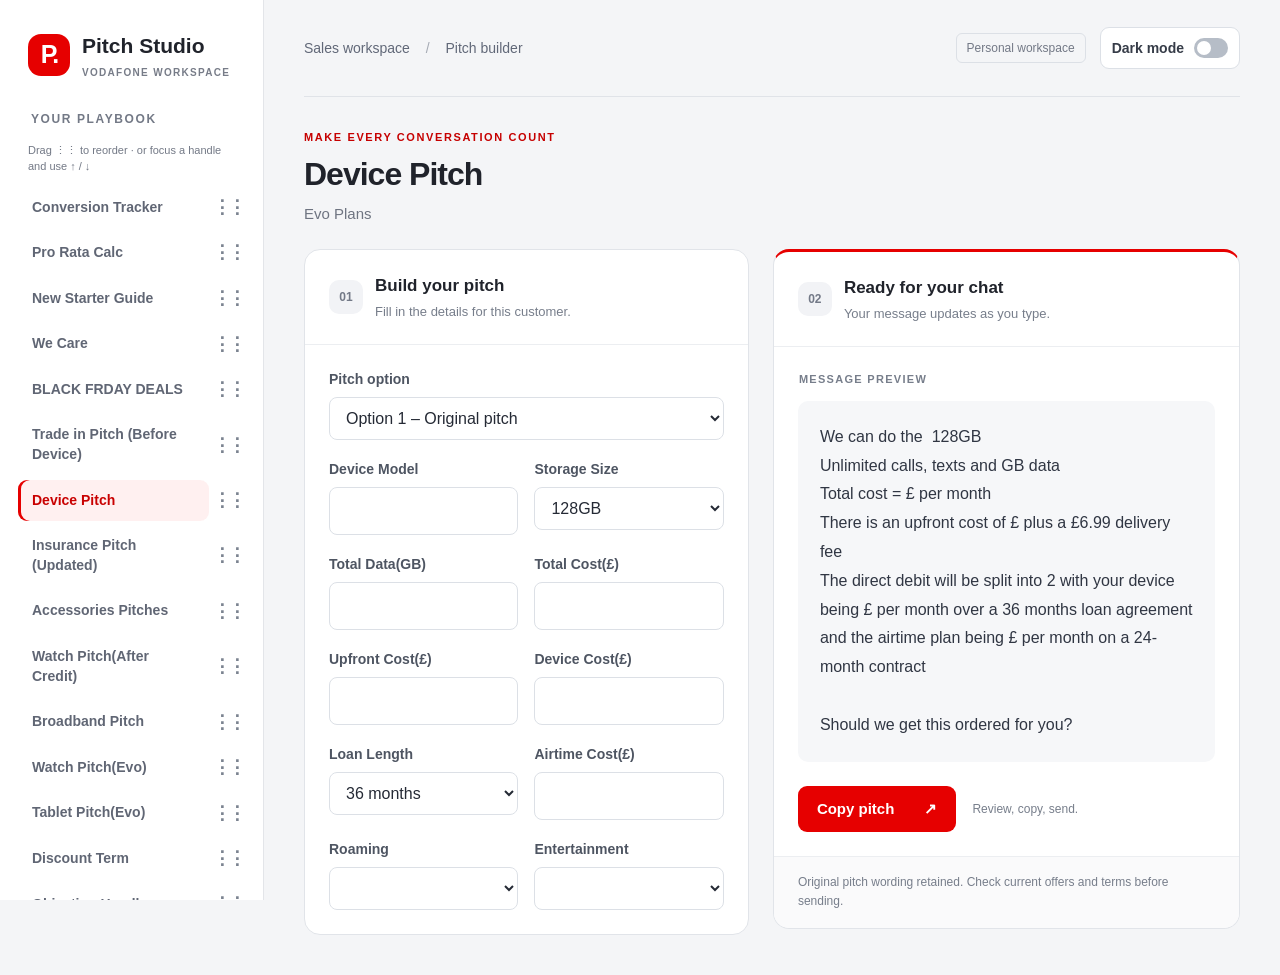
<file: index.html>
<!DOCTYPE html>
<html lang="en">

<head>
    <meta charset="UTF-8" />
    <script src="theme.js"></script>
    <meta name="viewport" content="width=device-width, initial-scale=1.0" />
    <title>Vodafone Pitch Studio</title><meta name="description" content="Your workspace for Vodafone sales pitches, guided conversations and support resources.">
    <style>
        :root {
            --bg-color: #121212;
            --text-color: #ffffff;
            --accent-color: #e60000;
            --border-color: #333;
        }

        body {
            margin: 0;
            font-family: Arial, sans-serif;
            background-color: var(--bg-color);
            color: var(--text-color);
            display: flex;
            height: 100vh;
        }

        /* Add to existing CSS in index.html */


        #welcome-content {
            display: block;
        }

        #template-content {
            display: none;
        }

        .knowledge-base-section {
            display: none;
        }

        .sidebar {
            width: 250px;
            padding: 1rem;
            background-color: #1e1e1e;
            border-right: 1px solid var(--border-color);
            overflow-y: auto;
        }

        /* Enhanced Issue Detail Modal */
        .issue-detail-content {
            max-width: 800px;
            max-height: 90vh;
            display: flex;
            flex-direction: column;
        }

        .issue-detail-body {
            flex: 1;
            overflow-y: auto;
            padding: 0 1.5rem;
        }

        .issue-meta {
            background: #252525;
            border-radius: 8px;
            padding: 1.5rem;
            margin-bottom: 1.5rem;
            border: 1px solid #333;
            margin-top: 20px;
        }

        .issue-description-section h4,
        .issue-tags-section h4,
        .solutions-section h4,
        .add-solution-section h4 {
            color: #fff;
            margin-bottom: 0.75rem;
            font-size: 1.1rem;
            border-bottom: 1px solid #333;
            padding-bottom: 0.5rem;
            margin-top: 0px;
            padding-top: 0px;
        }

        .issue-description-section p {
            color: #ccc;
            line-height: 1.5;
            margin: 0;
        }

        .issue-tags-container {
            display: flex;
            flex-wrap: wrap;
            gap: 0.5rem;
        }

        .issue-tags-container .tag {
            background: linear-gradient(135deg, #666, #555);
            color: #fff;
            padding: 0.4rem 0.8rem;
            border-radius: 15px;
            font-size: 0.8rem;
            border: 1px solid #444;
        }

        /* Solutions Section */
        .solutions-section {
            margin-bottom: 2rem;
        }

        .solutions-header {
            display: flex;
            justify-content: space-between;
            align-items: center;
            margin-bottom: 1rem;
        }

        .solutions-count {
            background: var(--accent-color);
            color: white;
            padding: 0.2rem 0.6rem;
            border-radius: 12px;
            font-size: 0.8rem;
            font-weight: normal;
        }

        .solutions-sort {
            display: flex;
            align-items: center;
            gap: 0.5rem;
        }

        .solutions-sort label {
            color: #aaa;
            font-size: 0.9rem;
            margin: 0;
        }

        .sort-select {
            background: #2a2a2a;
            color: #fff;
            border: 1px solid #444;
            border-radius: 4px;
            padding: 0.4rem 0.75rem;
            font-size: 0.85rem;
        }

        /* Solutions List */
        .solutions-list {
            display: flex;
            flex-direction: column;
            gap: 1rem;
        }

        .solution-card {
            background: #2a2a2a;
            border: 1px solid #333;
            border-radius: 8px;
            padding: 1.25rem;
            transition: all 0.3s ease;
            position: relative;
        }

        .solution-card:hover {
            border-color: #444;
            transform: translateY(-2px);
            box-shadow: 0 4px 12px rgba(0, 0, 0, 0.3);
        }

        .solution-card.high-voted {
            border-left: 4px solid var(--accent-color);
            background: linear-gradient(135deg, #2a2a2a, #252525);
        }

        .solution-header {
            display: flex;
            justify-content: space-between;
            align-items: flex-start;
            margin-bottom: 1rem;
        }

        .solution-content {
            color: #e0e0e0;
            line-height: 1.6;
            margin-bottom: 1rem;
            white-space: pre-wrap;
        }

        .solution-footer {
            display: flex;
            justify-content: space-between;
            align-items: center;
            padding-top: 1rem;
            border-top: 1px solid #333;
        }

        .solution-form {
            display: flex;
            flex-direction: column;
            gap: 1rem;
        }

        .solution-form .solution-actions {
            display: flex;
            justify-content: space-between;
            align-items: center;
            margin-top: 0;
            padding-top: 0;
            border-top: none;
        }



        .solution-meta {
            display: flex;
            align-items: center;
            gap: 1rem;
            color: #888;
            font-size: 0.85rem;
        }

        .solution-date {
            display: flex;
            align-items: center;
            gap: 0.25rem;
        }

        .solution-date::before {
            content: "🕒";
            font-size: 0.8rem;
        }

        .upvote-section {
            display: flex;
            align-items: center;
            gap: 0.75rem;
        }

        .upvote-btn {
            background: linear-gradient(135deg, #333, #444);
            border: 1px solid #555;
            color: #fff;
            padding: 0.6rem 1rem;
            border-radius: 6px;
            cursor: pointer;
            display: flex;
            align-items: center;
            gap: 0.5rem;
            transition: all 0.3s ease;
            font-weight: 600;
        }

        .upvote-btn:hover {
            background: linear-gradient(135deg, #444, #555);
            border-color: #666;
            transform: translateY(-1px);
        }

        .upvote-btn.voted {
            background: linear-gradient(135deg, var(--accent-color), #ff3333);
            border-color: #ff6666;
        }

        .upvote-count {
            font-size: 1.1rem;
            font-weight: bold;
            min-width: 20px;
            text-align: center;
        }

        .upvote-icon {
            font-size: 1rem;
        }

        /* No Solutions State */
        .no-solutions {
            text-align: center;
            padding: 3rem 2rem;
            background: #252525;
            border-radius: 8px;
            border: 2px dashed #333;
        }

        .no-solutions-icon {
            font-size: 3rem;
            margin-bottom: 1rem;
        }

        .no-solutions h5 {
            color: #fff;
            margin-bottom: 0.5rem;
            font-size: 1.2rem;
        }

        .no-solutions p {
            color: #888;
            margin: 0;
        }

        /* Add Solution Section */
        .add-solution-section {
            background: #252525;
            border-radius: 8px;
            padding: 1.5rem;
            border: 1px solid #333;
            margin-bottom: 1.5rem;
        }

        .solution-textarea {
            width: 93%;
            padding: 1rem;
            background: #2a2a2a;
            color: #fff;
            border: 1px solid #444;
            border-radius: 6px;
            font-family: inherit;
            font-size: 0.9rem;
            resize: vertical;
            min-height: 120px;
            margin-bottom: 1rem;
            transition: border-color 0.3s ease;
        }

        .solution-textarea:focus {
            outline: none;
            border-color: var(--accent-color);
            box-shadow: 0 0 0 2px rgba(230, 0, 0, 0.2);
        }

        .solution-actions {
            display: flex;
            justify-content: space-between;
            align-items: center;
        }

        .btn-primary .btn-icon {
            margin-right: 0.5rem;
        }

        .solution-tips {
            color: #888;
            font-size: 0.8rem;
        }

        /* Modal Footer */
        .modal-footer {
            padding: 1rem 1.5rem;
            border-top: 1px solid #333;
            display: flex;
            justify-content: flex-end;
            background: #252525;
            border-radius: 0 0 8px 8px;
        }

        /* Responsive Design */
        @media (max-width: 768px) {
            .solutions-header {
                flex-direction: column;
                align-items: flex-start;
                gap: 1rem;
            }

            .solution-actions {
                flex-direction: column;
                gap: 1rem;
                align-items: flex-start;
            }

            .solution-footer {
                flex-direction: column;
                gap: 1rem;
                align-items: flex-start;
            }

            .solution-meta {
                flex-wrap: wrap;
            }
        }

        /* Animation for new solutions */
        @keyframes slideInUp {
            from {
                opacity: 0;
                transform: translateY(20px);
            }

            to {
                opacity: 1;
                transform: translateY(0);
            }
        }

        .solution-card.new-solution {
            animation: slideInUp 0.5s ease-out;
        }

        /* Ensure template links are styled properly */
        .sidebar a {
            display: block;
            margin-bottom: 0.5rem;
            color: var(--text-color);
            text-decoration: none;
            padding: 0.5rem;
            border-radius: 4px;
        }

        .sidebar a:hover {
            background-color: #2a2a2a;
        }

        #knowledge-base-link {
            background-color: #333 !important;
            margin-top: auto;
        }


        .sidebar-bottom {
            margin-top: auto;
            padding-top: 2rem;
            padding: 0;
            margin: 0;
        }

        .template-content {
            display: block;
        }

        .knowledge-base-section {
            display: none;
        }

        .knowledge-base-section {
            flex: 1;
            padding: 1rem;
            overflow-y: auto;
        }

        .kb-controls {
            display: flex;
            gap: 1rem;
            margin-bottom: 1rem;
            align-items: center;
        }

        .issues-list {
            display: flex;
            flex-direction: column;
            gap: 1rem;
        }

        .issue-card {
            background-color: #2a2a2a;
            border: 1px solid var(--border-color);
            padding: 1rem;
            border-radius: 4px;
            cursor: pointer;
        }

        .issue-card:hover {
            background-color: #333;
        }

        .issue-tags {
            display: flex;
            gap: 0.5rem;
            margin-top: 0.5rem;
            flex-wrap: wrap;
        }

        .tag {
            background-color: #444;
            padding: 0.25rem 0.5rem;
            border-radius: 12px;
            font-size: 0.8rem;
        }

        .solution-header {
            display: flex;
            justify-content: between;
            align-items: center;
            margin-bottom: 0.5rem;
        }

        .upvote-btn {
            background: none;
            border: 1px solid var(--border-color);
            color: var(--text-color);
            padding: 0.25rem 0.5rem;
            cursor: pointer;
            display: flex;
            align-items: center;
            gap: 0.5rem;
        }

        .upvote-btn:hover {
            background-color: #333;
        }

        .upvote-count {
            margin-left: 0.5rem;
            font-weight: bold;
        }

        /* Enhanced Modal Styles */
        .modal {
            position: fixed;
            top: 0;
            left: 0;
            width: 100%;
            height: 100%;
            background-color: rgba(0, 0, 0, 0.8);
            display: flex;
            justify-content: center;
            align-items: center;
            z-index: 1000;
            backdrop-filter: blur(2px);
        }

        .modal-content {
            background-color: #1e1e1e;
            border-radius: 12px;
            width: 90%;
            max-width: 600px;
            max-height: 90vh;
            overflow-y: auto;
            border: 1px solid #333;
            box-shadow: 0 10px 30px rgba(0, 0, 0, 0.5);
            animation: modalSlideIn 0.3s ease-out;
            padding: 5px;
        }

        @keyframes modalSlideIn {
            from {
                opacity: 0;
                transform: translateY(-20px);
            }

            to {
                opacity: 1;
                transform: translateY(0);
            }
        }

        .modal-header {
            display: flex;
            justify-content: space-between;
            align-items: center;
            padding: 1.5rem 1.5rem 1rem;
            border-bottom: 1px solid #333;
        }

        .modal-header h3 {
            margin: 0;
            color: #fff;
            font-size: 1.4rem;
        }

        .close-btn {
            background: none;
            border: none;
            color: #aaa;
            font-size: 1.5rem;
            cursor: pointer;
            padding: 0;
            width: 30px;
            height: 30px;
            display: flex;
            align-items: center;
            justify-content: center;
            border-radius: 50%;
        }

        .close-btn:hover {
            background-color: #333;
            color: #fff;
        }

        .modal-form .form-actions {
            margin-top: 2rem;
            padding-top: 1.5rem;
            border-top: 1px solid #333;
        }

        .form-group {
            margin-bottom: 1.5rem;
        }

        .form-label {
            display: block;
            margin-bottom: 0.5rem;
            font-weight: 600;
            color: #fff;
            margin-top: 5px;
        }

        .form-input,
        .form-textarea {
            width: 100%;
            padding: 0.75rem;
            background-color: #2a2a2a;
            color: var(--text-color);
            border: 1px solid #444;
            border-radius: 6px;
            box-sizing: border-box;
            font-family: inherit;
            transition: border-color 0.2s, box-shadow 0.2s;
        }

        .form-input:focus,
        .form-textarea:focus {
            outline: none;
            border-color: var(--accent-color);
            box-shadow: 0 0 0 2px rgba(230, 0, 0, 0.2);
        }

        .form-textarea {
            resize: vertical;
            min-height: 100px;
        }

        /* Tags Section */
        .tags-section {
            background-color: #252525;
            padding: 1rem;
            border-radius: 6px;
            border: 1px solid #333;
        }

        .tags-instruction {
            font-size: 0.85rem;
            color: #aaa;
            margin-bottom: 1rem;
        }

        .existing-tags-grid {
            display: grid;
            grid-template-columns: repeat(auto-fill, minmax(150px, 1fr));
            gap: 0.5rem;
            margin-bottom: 1rem;
        }

        .tag-bubble {
            background-color: #444;
            color: #fff;
            padding: 0.5rem 1rem;
            border-radius: 20px;
            font-size: 0.85rem;
            cursor: pointer;
            border: 2px solid transparent;
            transition: all 0.2s ease;
            user-select: none;
        }

        .tag-bubble:hover {
            background-color: #555;
            transform: translateY(-1px);
        }

        .tag-bubble.selected {
            background: linear-gradient(135deg, var(--accent-color), #ff3333);
            border-color: #ff6666;
            transform: scale(1.05);
        }

        .tag-bubble.selected:hover {
            background: linear-gradient(135deg, #ff1a1a, #ff3333);
        }

        .existing-tags-bubbles {
            display: flex;
            flex-wrap: wrap;
            gap: 0.5rem;
            margin-bottom: 1.5rem;
            padding: 0.5rem;
            background-color: #2a2a2a;
            border-radius: 6px;
            min-height: 50px;
        }

        .tag-selector {
            display: flex;
            align-items: center;
            gap: 0.5rem;
            padding: 0.5rem;
            border-radius: 4px;
            transition: background-color 0.2s;
        }

        .tag-selector:hover {
            background-color: #333;
        }

        .tag-selector input[type="checkbox"] {
            margin: 0;
        }

        .tag-selector label {
            margin: 0;
            font-weight: normal;
            cursor: pointer;
        }

        .new-tag-creator {
            display: flex;
            gap: 0.5rem;
            margin-bottom: 1.5rem;
            align-items: center;
        }

        .tag-input {
            flex: 1;
            padding: 0.75rem;
            background-color: #2a2a2a;
            color: var(--text-color);
            border: 1px solid #444;
            border-radius: 6px;
            font-size: 0.9rem;
        }

        .tag-add-btn {
            background-color: #444;
            color: white;
            border: none;
            padding: 0.75rem 1.5rem;
            border-radius: 6px;
            cursor: pointer;
            font-weight: 600;
            white-space: nowrap;
            transition: background-color 0.2s;
        }

        .tag-add-btn:hover {
            background-color: #555;
        }

        .selected-tags-section {
            margin-top: 1rem;
        }

        .selected-tags-label {
            font-size: 0.9rem;
            color: #fff;
            margin-bottom: 0.5rem;
            font-weight: 600;
        }

        .selected-tags-bubbles {
            display: flex;
            flex-wrap: wrap;
            gap: 0.5rem;
            min-height: 50px;
            padding: 0.75rem;
            background-color: #2a2a2a;
            border-radius: 6px;
            border: 1px dashed #444;
            transition: all 0.2s ease;
        }

        .selected-tags-bubbles:empty::before {
            content: "No tags selected - click tags above to select";
            color: #666;
            font-style: italic;
            font-size: 0.85rem;
        }

        .selected-tag-bubble {
            background: linear-gradient(135deg, var(--accent-color), #ff3333);
            color: white;
            padding: 0.6rem 1rem;
            border-radius: 20px;
            font-size: 0.85rem;
            display: inline-flex;
            align-items: center;
            gap: 0.75rem;
            animation: bubbleAppear 0.3s ease-out;
            border: 2px solid rgba(255, 255, 255, 0.1);
        }

        @keyframes bubbleAppear {
            from {
                opacity: 0;
                transform: scale(0.8) translateY(10px);
            }

            to {
                opacity: 1;
                transform: scale(1) translateY(0);
            }
        }

        .remove-tag-bubble {
            cursor: pointer;
            font-weight: bold;
            font-size: 1.1rem;
            display: flex;
            align-items: center;
            justify-content: center;
            width: 18px;
            height: 18px;
            border-radius: 50%;
            background-color: rgba(255, 255, 255, 0.2);
            transition: all 0.2s ease;
            line-height: 1;
        }

        .remove-tag-bubble:hover {
            background-color: rgba(255, 255, 255, 0.3);
            transform: scale(1.1);
        }

        .selected-tags-container {
            display: flex;
            flex-wrap: wrap;
            gap: 0.5rem;
            min-height: 40px;
            padding: 0.5rem;
            background-color: #2a2a2a;
            border-radius: 4px;
            border: 1px dashed #444;
        }

        .selected-tag {
            background: linear-gradient(135deg, var(--accent-color), #ff3333);
            color: white;
            padding: 0.4rem 0.75rem;
            border-radius: 20px;
            font-size: 0.8rem;
            display: inline-flex;
            align-items: center;
            gap: 0.5rem;
            animation: tagAppear 0.2s ease-out;
        }

        @keyframes tagAppear {
            from {
                opacity: 0;
                transform: scale(0.8);
            }

            to {
                opacity: 1;
                transform: scale(1);
            }
        }

        .remove-tag {
            cursor: pointer;
            font-weight: bold;
            font-size: 1rem;
            display: flex;
            align-items: center;
            justify-content: center;
            width: 16px;
            height: 16px;
            border-radius: 50%;
            background-color: rgba(255, 255, 255, 0.2);
            transition: background-color 0.2s;
        }

        .remove-tag:hover {
            background-color: rgba(255, 255, 255, 0.3);
        }



        .btn-primary {
            background-color: var(--accent-color);
            color: white;
            border: none;
            padding: 0.75rem 1.5rem;
            border-radius: 6px;
            cursor: pointer;
            font-weight: 600;
            transition: background-color 0.2s, transform 0.1s;
        }

        .btn-primary:hover {
            background-color: #ff1a1a;
            transform: translateY(-1px);
        }

        .btn-primary:active {
            transform: translateY(0);
        }

        .btn-secondary {
            background-color: #444;
            color: white;
            border: none;
            padding: 0.75rem 1.5rem;
            border-radius: 6px;
            cursor: pointer;
            font-weight: 600;
            transition: background-color 0.2s;
        }

        .btn-secondary:hover {
            background-color: #555;
        }

        /* Empty state for selected tags */
        .selected-tags-container:empty::before {
            content: "No tags selected";
            color: #666;
            font-style: italic;
        }


        .main-content {
            flex: 1;
            padding: 1rem;
            overflow-y: auto;
            display: flex;
            flex-direction: column;
        }

        h2 {
            margin-top: 0;
        }

        label {
            display: block;
            margin-bottom: 0.5rem;
            font-weight: bold;
        }

        input,
        select {
            width: 100%;
            padding: 0.5rem;
            background-color: #2a2a2a;
            color: var(--text-color);
            border: 1px solid var(--border-color);
            margin-bottom: 1rem;
            box-sizing: border-box;
        }

        button {
            background-color: var(--accent-color);
            color: white;
            border: none;
            padding: 0.5rem 1rem;
            cursor: pointer;
            font-size: 1rem;
            align-self: flex-start;
        }

        button:hover {
            opacity: 0.9;
        }

        .preview {
            margin-top: 1rem;
            padding: 1rem;
            background-color: #2a2a2a;
            border: 1px solid var(--border-color);
            white-space: pre-wrap;
            max-height: 300px;
            overflow-y: auto;
        }

        .sidebar a {
            display: block;
            margin-bottom: 0.5rem;
            color: var(--text-color);
            text-decoration: none;
            padding: 0.5rem;
            border-radius: 4px;
        }

        .sidebar a:hover {
            background-color: #2a2a2a;
        }

        .field-description {
            font-size: 0.8rem;
            color: #aaa;
            margin-top: -0.5rem;
            margin-bottom: 0.5rem;
        }

        .pitch-card-container {
            display: flex;
            gap: 2rem;
            margin-top: 1rem;
        }

        .pitch-card-form {
            flex: 1;
        }

        .pitch-card-preview {
            flex: 1;
            display: flex;
            justify-content: center;
            align-items: flex-start;
            background-color: #f5f5f5;
            padding: 1rem;
            border-radius: 8px;
            min-height: 400px;
        }

        .pitch-card {
            width: 200px;
            line-height: 1.3;
            margin: 0 auto;
            padding: 10px;
            background: #fff;
            border-radius: 10px;
            box-shadow: 0 4px 12px rgba(0, 0, 0, 0.15);
            font-family: 'Segoe UI', Arial, sans-serif;
            border: 1px solid #f0f0f0;
        }

        /* ── Branching pitch engine ───────────────────────────────────── */
        .branch-breadcrumb {
            font-size: 0.85rem;
            color: #aaa;
            margin-bottom: 1rem;
        }

        .branch-fields {
            margin-bottom: 0.5rem;
        }

        .branch-preview {
            margin-top: 0.5rem;
            padding: 1rem;
            background-color: #2a2a2a;
            border: 1px solid var(--border-color);
            white-space: pre-wrap;
            max-height: 320px;
            overflow-y: auto;
            border-radius: 4px;
        }

        .branch-actions {
            display: flex;
            gap: 0.5rem;
            margin-top: 1rem;
            flex-wrap: wrap;
        }

        .branch-secondary-btn {
            background-color: #2a2a2a;
            border: 1px solid var(--border-color);
        }

        .branch-options {
            display: flex;
            gap: 0.75rem;
            margin-top: 1.25rem;
            flex-wrap: wrap;
        }

        .branch-option-btn {
            padding: 0.6rem 1.5rem;
            font-weight: bold;
            border-radius: 4px;
        }

        .branch-option-yes {
            background-color: #1e8e3e;
        }

        .branch-option-no {
            background-color: #555;
        }

        .branch-end-label {
            font-style: italic;
            color: #888;
            padding: 0.5rem 0;
        }
    </style>
<link rel="stylesheet" href="studio.css?v=dark-mode-1"><link rel="stylesheet" href="conversion-tracker.css"><link rel="stylesheet" href="third-party-objections.css"><link rel="stylesheet" href="we-care.css"></head>

<body>
    <div class="sidebar">
        <div class="brand"><span class="brand-mark">P.</span><div>Pitch Studio<small>VODAFONE WORKSPACE</small></div></div><p class="nav-label">YOUR PLAYBOOK</p>
        <!-- Templates will be injected here -->

        <!-- Knowledge Base link at the bottom -->
        <div class="sidebar-bottom">
            
        </div>
    </div>

    <!-- Update the main content structure -->
    <div class="main-content">
        <header class="workspace-header"><span>Sales workspace <span class="slash">/</span> Pitch builder</span><div class="workspace-actions"><span class="workspace-badge">Personal workspace</span><button id="theme-toggle" class="theme-toggle" type="button" role="switch" aria-checked="false"><span>Dark mode</span><span class="theme-track" aria-hidden="true"><span class="theme-thumb"></span></span></button></div></header>
        <div id="welcome-content" hidden></div>
        <div id="template-content" style="display:none">
          <div class="title-block"><p class="eyebrow">MAKE EVERY CONVERSATION COUNT</p><h1 id="template-title"></h1><p id="template-description"></p><p id="template-desc" hidden></p></div>
          <div class="builder-grid"><section class="input-panel"><div class="panel-heading"><span class="step-number">01</span><div><h2>Build your pitch</h2><p>Fill in the details for this customer.</p></div></div><form id="pitch-form" autocomplete="off"></form></section>
          <section class="output-panel"><div class="panel-heading"><span class="step-number">02</span><div><h2>Ready for your chat</h2><p>Your message updates as you type.</p></div></div><div class="message-label">MESSAGE PREVIEW</div><div class="preview" id="preview" aria-live="polite"></div><div class="copy-footer"><button id="copy-button">Copy pitch <span aria-hidden="true">↗</span></button><span id="copy-status" role="status">Review, copy, send.</span></div><p class="source-note">Original pitch wording retained. Check current offers and terms before sending.</p></section></div>
        </div>
        <!-- Branching Pitch Content (hidden by default) -->
        <div id="branch-content" style="display: none;"></div>

        <!-- Knowledge Base Content (hidden by default) -->
        <div id="knowledge-base-section" class="knowledge-base-section" style="display: none;">
            <h2>Knowledge Base</h2>

            <div class="kb-controls">
                <input type="text" id="kb-search" placeholder="Search issues..." style="width: 300px; padding: 0.5rem;">
                <button id="new-issue-btn">Raise New Issue</button>
            </div>

            <div id="issues-list" class="issues-list">
                <!-- Issues will be populated here -->
            </div>

            <!-- New Issue Modal -->
            <!-- Updated New Issue Modal with Submit Button Inside Form -->
            <div id="new-issue-modal" class="modal" style="display: none;">
                <div class="modal-content">
                    <div class="modal-header">
                        <h3>Raise New Issue</h3>
                        <button type="button" id="close-modal-btn" class="close-btn">&times;</button>
                    </div>

                    <form id="new-issue-form" class="modal-form">
                        <div class="form-group">
                            <label for="issue-name" class="form-label">Issue Title *</label>
                            <input type="text" id="issue-name" class="form-input"
                                placeholder="Brief description of the issue" required>
                        </div>

                        <div class="form-group">
                            <label for="issue-description" class="form-label">Description *</label>
                            <textarea id="issue-description" class="form-textarea" rows="4"
                                placeholder="Detailed description of the issue..." required></textarea>
                        </div>

                        <div class="form-group">
                            <label class="form-label">Tags</label>
                            <div class="tags-section">
                                <div class="tags-instruction">Click to select existing tags or create new ones:</div>

                                <div id="existing-tags" class="existing-tags-bubbles">
                                    <!-- Existing tags will be populated here as bubbles -->
                                </div>

                                <div class="new-tag-creator">
                                    <input type="text" id="new-tag-input" class="tag-input"
                                        placeholder="Enter new tag name...">
                                    <button type="button" id="add-tag-btn" class="tag-add-btn">Add Tag</button>
                                </div>

                                <div class="selected-tags-section">
                                    <div class="selected-tags-label">Selected Tags:</div>
                                    <div id="selected-tags" class="selected-tags-bubbles">
                                        <!-- Selected tags will appear here -->
                                    </div>
                                </div>
                            </div>
                        </div>

                        <!-- MOVED: Form actions now inside the form -->
                        <div class="form-actions">
                            <button style="margin-left: 30%;" type="submit" class="btn-primary">Submit Issue</button>
                            <button type="button" id="cancel-issue-btn" class="btn-secondary">Cancel</button>
                        </div>
                    </form>
                </div>
            </div>
        </div>

        <!-- Issue Detail Modal -->
        <!-- Issue Detail Modal - Updated Solutions Section -->
        <!-- Issue Detail Modal - Updated Solutions Section -->
        <div id="issue-detail-modal" class="modal" style="display: none;">
            <div class="modal-content issue-detail-content">
                <div class="modal-header">
                    <h3 id="issue-detail-title"></h3>
                    <button class="close-btn">&times;</button>
                </div>

                <div class="issue-detail-body">
                    <div class="issue-meta">
                        <div class="issue-description-section">
                            <h4>Description</h4>
                            <p id="issue-detail-description"></p>
                        </div>

                        <div class="issue-tags-section">
                            <h4>Tags</h4>
                            <div id="issue-detail-tags" class="issue-tags-container"></div>
                        </div>
                    </div>

                    <div class="solutions-section">
                        <div class="solutions-header">
                            <h4>
                                Solutions
                                <span id="solutions-count" class="solutions-count">(0)</span>
                            </h4>
                            <div class="solutions-sort">
                                <label>Sort by:</label>
                                <select id="solutions-sort-select" class="sort-select">
                                    <option value="upvotes">Most Upvoted</option>
                                    <option value="newest">Newest First</option>
                                    <option value="oldest">Oldest First</option>
                                </select>
                            </div>
                        </div>

                        <div id="solutions-list" class="solutions-list">
                            <!-- Solutions will be populated here -->
                        </div>

                        <div class="no-solutions" id="no-solutions" style="display: none;">
                            <div class="no-solutions-icon">💡</div>
                            <h5>No Solutions Yet</h5>
                            <p>Be the first to share a solution for this issue!</p>
                        </div>
                    </div>

                    <div class="add-solution-section">
                        <h4>Add Your Solution</h4>
                        <!-- Wrap solution input in a form for better structure -->
                        <div class="solution-form">
                            <textarea id="new-solution-text" class="solution-textarea"
                                placeholder="Share your solution or workaround for this issue..." rows="4"></textarea>
                            <div class="solution-actions">
                                <button id="submit-solution-btn" class="btn-primary">
                                    <span class="btn-icon">💡</span>
                                    Submit Solution
                                </button>
                                <div class="solution-tips">
                                    <small>💡 Tips: Be specific and include steps if possible</small>
                                </div>
                            </div>
                        </div>
                    </div>
                </div>

                <div class="modal-footer">
                    <button id="close-issue-detail-btn" class="btn-secondary">Close</button>
                </div>
            </div>
        </div>
    </div>
    </div>


    <script src="branch-pitches.js"></script>
    <script src="branch-engine.js"></script>
    <script src="scripts.js"></script><script src="studio.js"></script>
<script src="conversion-tracker.js"></script>
<script src="third-party-objections.js"></script>
<script src="pro-rata-calc.js"></script>
<script src="super-mobile.js"></script>
<script src="cancellation-pitches.js"></script>
<script src="hundred-gb-pitch.js"></script>
<script src="new-starter-guide.js"></script>
<script src="we-care.js"></script>
<script src="tab-order.js"></script>
</body>

</html>
</file>
<file: studio.css>
:root{--bg-color:#f4f5f7;--text-color:#20232b;--accent-color:#e60000;--border-color:#e3e5e9;color-scheme:light}*{box-sizing:border-box}body{font-family:Inter,'Segoe UI',Arial,sans-serif;height:auto;min-height:100vh;background:var(--bg-color);line-height:1.5}button,input,select,textarea{font:inherit}button{border-radius:9px;padding:12px 19px;font-weight:600;transition:background .15s}button:focus-visible,a:focus-visible,input:focus-visible,select:focus-visible,textarea:focus-visible{outline:3px solid #2977c9;outline-offset:3px}.sidebar{position:sticky;top:0;height:100vh;flex:0 0 264px;width:264px;padding:30px 18px;background:#fff;border-right:1px solid #e3e5e9;display:flex;flex-direction:column;overflow:auto}.brand{display:flex;align-items:center;gap:12px;font-size:21px;font-weight:750;padding:0 10px 30px;white-space:nowrap}.brand-mark{display:flex;align-items:center;justify-content:center;background:#e60000;color:white;width:42px;height:42px;border-radius:13px;font-size:25px;letter-spacing:-2px}.brand small{display:block;font-size:10px;letter-spacing:1.3px;color:#777c88;margin-top:3px}.nav-label{font-size:12px;letter-spacing:1.6px;color:#737986;font-weight:650;padding:0 13px;margin:0 0 14px}.sidebar a{font-size:14px;line-height:1.4;padding:11px 14px;margin:2px 0;border-radius:9px;color:#606674;font-weight:550}.sidebar a:hover{background:#f4f5f7;color:#20232b}.sidebar a.active{color:#c90000;background:#fff0f0;box-shadow:inset 3px 0 #e60000}.sidebar-bottom{order:10;margin-top:26px;padding-top:18px;border-top:1px solid #eceef1}#knowledge-base-link{background:#f4f5f7!important;color:#363c48!important;border-radius:9px!important;padding:12px!important}.main-content{padding:0 40px 40px;min-width:0;overflow:visible}.workspace-header{display:flex;align-items:center;justify-content:space-between;gap:12px;padding:27px 0;border-bottom:1px solid #e0e3e8;font-size:14px;color:#616878}.slash{margin:0 12px;color:#a5aab4}.workspace-badge{border:1px solid #dce0e6;border-radius:6px;padding:5px 10px;font-size:12px;color:#737986;white-space:nowrap}.title-block{padding:32px 0 24px}.eyebrow{font-size:11px;letter-spacing:1.6px;font-weight:700;color:#c60000;margin:0 0 9px}h1{font-size:32px;letter-spacing:-1px;font-weight:720;line-height:1.2;margin:0 0 10px}#template-description{margin:0;color:#6e7481;font-size:15px}.builder-grid{display:grid;grid-template-columns:minmax(260px,1fr) minmax(300px,1.05fr);gap:24px;align-items:start}.input-panel,.output-panel{border:1px solid #e1e4e9;background:white;border-radius:16px;overflow:hidden}.panel-heading{display:flex;gap:12px;align-items:center;padding:23px 24px;border-bottom:1px solid #eceef1}.step-number{display:flex;align-items:center;justify-content:center;flex:0 0 34px;height:34px;background:#f2f3f6;color:#737987;border-radius:10px;font-size:12px;font-weight:700}.panel-heading h2{font-size:17px;margin:0;font-weight:650}.panel-heading p{font-size:13px;color:#777e8b;margin:3px 0 0}#pitch-form{display:grid;grid-template-columns:1fr 1fr;gap:19px 16px;padding:24px}.pitch-field{min-width:0}.pitch-field:only-child{grid-column:1/-1}label{font-size:14px;color:#4e5562;font-weight:550;margin-bottom:7px}input,select,textarea{background:#fff;color:#252a35;border:1px solid #dce0e6;border-radius:8px;padding:11px 12px;width:100%;margin:0;min-width:0}select{padding-right:20px}input:hover,select:hover,textarea:hover{border-color:#a8b0bc}input:focus,select:focus,textarea:focus{border-color:#e60000}#pitch-form>.field-description{display:none}.output-panel{position:sticky;top:24px;border-top:3px solid #e60000}.message-label{font-size:11px;letter-spacing:1.3px;color:#777e8b;font-weight:650;margin:24px 25px 13px}.preview{margin:0 24px;padding:22px;background:#f6f7f9;border:0;border-radius:10px;color:#303643;font-size:16px;line-height:1.8;max-height:none;overflow-wrap:anywhere;min-height:230px}.copy-footer{display:flex;align-items:center;flex-wrap:wrap;gap:16px;padding:24px}.copy-footer button{background:#e60000;display:flex;gap:30px;align-items:center;font-size:15px}.copy-footer button:hover{background:#bf0000}#copy-status{font-size:12px;color:#777e8b;flex:1}.source-note{font-size:12px;color:#777e8b;line-height:1.6;margin:0;padding:16px 24px;background:#fafafb;border-top:1px solid #eceef1}.branch-preview{font-size:16px;line-height:1.8;max-height:none;background:#f6f7f9;border:1px solid #e1e4e9;border-radius:12px;padding:24px;color:#303643;overflow-wrap:anywhere}.branch-breadcrumb{color:#687182;background:#f4f5f7;padding:12px;border-radius:8px}.branch-secondary-btn,.branch-option-no{background:#e9ecf1;color:#414a58}.branch-option-yes{background:#e60000}.branch-end-label{color:#737987}#branch-content{background:#fff;margin-top:28px;padding:28px;border:1px solid #e1e4e9;border-radius:16px}#branch-content h2{font-size:27px;color:#20232b;letter-spacing:-.5px}.branch-fields{display:grid;gap:8px}.branch-fields input{margin-bottom:12px}.field-description{color:#717987;font-size:14px;margin:10px 0 20px}.knowledge-base-section{padding:30px 0}.kb-controls{flex-wrap:wrap}.issue-card,.issue-meta,.solution-card,.add-solution-section,.no-solutions,.tags-section{background:#fff;border:1px solid #e1e4e9;border-radius:12px;color:#303643}.issue-card:hover{background:#f9fafb}.tag,.tag-bubble{background:#edf0f5;color:#4b5363}.modal{background:#13192480}.modal-content{background:#fff;border:0;border-radius:16px;padding:12px}.modal-header,.modal-footer{background:#fff;border-color:#e3e5e9}.modal-header h3,.form-label,.issue-description-section h4,.issue-tags-section h4,.solutions-section h4,.add-solution-section h4,.solution-content,.no-solutions h5,.selected-tags-label{color:#252b35}.modal-header h3{font-size:22px}.modal-form{padding:20px}.form-input,.form-textarea,.solution-textarea,.tag-input,.sort-select{background:white;color:#252b35;border-color:#dce0e6}.solution-textarea{width:100%}.issue-description-section p,.solution-tips,.tags-instruction{color:#657080}.solution-card.high-voted{background:#fff8f8}.existing-tags-bubbles,.selected-tags-bubbles{background:#f7f8fa;border-color:#dce0e6}.btn-secondary,.tag-add-btn,.upvote-btn{background:#e9ecf1;color:#414a58;border:0}.issue-meta h4{border-color:#e3e5e9}.upvote-btn.voted{color:#fff}.modal-form .form-actions{display:flex;gap:12px;justify-content:flex-end}.form-actions button{margin-left:0!important}#branch-content #template-desc{color:#717987;margin-top:0}.solution-meta{flex-wrap:wrap}
@media(min-width:1500px){.main-content{padding-left:64px;padding-right:64px}.builder-grid{grid-template-columns:minmax(320px,1fr) minmax(340px,1fr)}#pitch-form{gap:23px 20px}}
@media(max-width:1150px){.sidebar{flex-basis:222px;width:222px;padding:24px 12px}.main-content{padding:0 24px 30px}.builder-grid{grid-template-columns:minmax(230px,1fr) minmax(250px,1fr);gap:18px}#pitch-form{grid-template-columns:1fr}.panel-heading{padding:20px 18px}.preview{margin:0 18px;padding:18px}}
@media(max-width:850px){body{display:block}.sidebar{position:relative;height:auto;width:100%;padding:18px 20px;display:grid;grid-template-columns:repeat(3,minmax(0,1fr));gap:4px;border-right:0;border-bottom:1px solid #e3e5e9}.brand{grid-column:1/-1;padding:0 0 14px}.nav-label{display:none}.sidebar a{font-size:13px;padding:9px 10px}.sidebar-bottom{grid-column:1/-1;margin:8px 0 0;padding:8px 0 0}.main-content{padding:0 20px 30px}.workspace-header{padding:20px 0}.title-block{padding:25px 0 20px}.eyebrow{font-size:10px}h1{font-size:28px}.builder-grid{grid-template-columns:1fr 1fr}.output-panel{top:16px}}
@media(max-width:620px){.sidebar{grid-template-columns:1fr 1fr;padding:18px 14px}.main-content{padding:0 14px 24px}.builder-grid{grid-template-columns:1fr}.output-panel{position:static}#pitch-form{grid-template-columns:1fr 1fr;padding:20px 18px;gap:18px 12px}.workspace-badge{display:none}.preview{min-height:180px}.modal-content{width:96%;max-height:94vh}.modal-form{padding:12px}.kb-controls input{width:100%!important}.new-tag-creator,.solution-actions{flex-wrap:wrap}#branch-content{padding:20px}.solution-footer{align-items:start;gap:16px;flex-wrap:wrap}}
@media(max-width:360px){#pitch-form{grid-template-columns:1fr}.sidebar{grid-template-columns:1fr}.sidebar a{font-size:14px}}

/* Theme switch and dark palette */
.workspace-actions{display:flex;align-items:center;gap:14px;flex-wrap:wrap}
.workspace-header{flex-wrap:wrap}
.theme-toggle{display:inline-flex;align-items:center;gap:10px;padding:8px 11px;min-height:42px;border:1px solid #dce0e6;background:#fff;color:#363c48;font-size:14px;font-weight:600;white-space:nowrap;align-self:auto}
.theme-toggle:hover{background:#f2f3f6;opacity:1}
.theme-track{width:34px;height:20px;border-radius:20px;background:#b6bdc7;padding:3px;display:inline-flex;align-items:center;flex-shrink:0}
.theme-thumb{width:14px;height:14px;background:#fff;border-radius:50%;transition:transform .15s}
.theme-toggle[aria-checked="true"] .theme-track{background:#e60000}
.theme-toggle[aria-checked="true"] .theme-thumb{transform:translateX(14px)}
html[data-theme="dark"]{color-scheme:dark;--bg-color:#101318;--text-color:#edf0f5;--border-color:#333b48}
html[data-theme="dark"] body{color:var(--text-color)}
html[data-theme="dark"] :is(.sidebar,.input-panel,.output-panel,#branch-content,.issue-card,.issue-meta,.solution-card,.add-solution-section,.no-solutions,.tags-section,.modal-content,.modal-header,.modal-footer){background:#1a1f28;color:#edf0f5;border-color:#333b48}
html[data-theme="dark"] .output-panel{border-top-color:#e60000}
html[data-theme="dark"] :is(.workspace-header,.sidebar-bottom,.panel-heading,.solution-footer,.modal-form .form-actions,.issue-meta h4){border-color:#333b48}
html[data-theme="dark"] :is(.sidebar a,.workspace-header,label,.form-label){color:#c5ccd8}
html[data-theme="dark"] .sidebar a:hover{background:#262d39;color:#fff}
html[data-theme="dark"] .sidebar a.active{background:#3a2028;color:#ff9898}
html[data-theme="dark"] #knowledge-base-link{background:#242b36!important;color:#dce2ed!important}
html[data-theme="dark"] #knowledge-base-link.active{background:#3a2028!important;color:#ff9898!important}
html[data-theme="dark"] :is(input,select,textarea,.form-input,.form-textarea,.solution-textarea,.tag-input,.sort-select){background:#12171f;color:#edf0f5;border-color:#414b5b}
html[data-theme="dark"] :is(input,textarea)::placeholder{color:#96a1b2;opacity:1}
html[data-theme="dark"] :is(input,select,textarea):hover{border-color:#728098}
html[data-theme="dark"] :is(input,select,textarea):focus{border-color:#ff6565}
html[data-theme="dark"] :is(.preview,.branch-preview){background:#12171f;color:#e3e8f1;border-color:#333b48}
html[data-theme="dark"] :is(.step-number,.branch-breadcrumb,.existing-tags-bubbles,.selected-tags-bubbles,.selected-tags-container){background:#262d39;color:#b8c3d4;border-color:#414b5b}
html[data-theme="dark"] :is(.brand small,.nav-label,.workspace-badge,#template-description,.panel-heading p,.message-label,#copy-status,.source-note,.field-description,.branch-end-label,.solution-meta,.solution-date,.solution-tips,.tags-instruction,.solutions-sort label,.selected-tags-bubbles:empty::before,.selected-tags-container:empty::before){color:#aab5c6}
html[data-theme="dark"] #branch-content #template-desc{color:#aab5c6}
html[data-theme="dark"] .workspace-badge{border-color:#414b5b}
html[data-theme="dark"] .eyebrow{color:#ff8c8c}
html[data-theme="dark"] .source-note{background:#171c24;border-color:#333b48}
html[data-theme="dark"] :is(#branch-content h2,.modal-header h3,.issue-description-section h4,.issue-tags-section h4,.solutions-section h4,.add-solution-section h4,.solution-content,.no-solutions h5,.selected-tags-label){color:#edf0f5;border-color:#333b48}
html[data-theme="dark"] :is(.issue-description-section p,.no-solutions p){color:#c1cad8}
html[data-theme="dark"] :is(.branch-secondary-btn,.branch-option-no,.btn-secondary,.tag-add-btn,.upvote-btn,.tag,.tag-bubble){background:#303949;color:#e1e7f0;border-color:#48566b}
html[data-theme="dark"] :is(.tag-bubble.selected,.selected-tag-bubble,.selected-tag,.upvote-btn.voted){background:#c90000;color:#fff}
html[data-theme="dark"] :is(.issue-card:hover,.solution-card.high-voted){background:#242c38}
html[data-theme="dark"] .solution-card.high-voted{border-left-color:#e60000}
html[data-theme="dark"] .modal{background:#000a}
html[data-theme="dark"] .theme-toggle{background:#242b36;color:#edf0f5;border-color:#414b5b}
html[data-theme="dark"] .theme-toggle:hover{background:#303949}
html[data-theme="dark"] .close-btn{color:#bac4d3}
html[data-theme="dark"] a:not(.sidebar a):not(.btn-primary){color:#ff9999}
html[data-theme="dark"] .theme-toggle:focus-visible{outline-color:#91bfff}
@media(prefers-reduced-motion:reduce){.theme-thumb{transition:none}}
</file>
<file: conversion-tracker.css>
.conversion-tracker[hidden]{display:none!important}
.conversion-tracker{--tracker-card:#fff;--tracker-subtle:#fafafb;--tracker-border:#e1e4e9;--tracker-muted:#69717f;--tracker-accent:#c60000;padding-bottom:24px}
.conversion-intro{margin:0;color:var(--tracker-muted);font-size:16px}
.conversion-grid{display:grid;grid-template-columns:minmax(260px,1fr) minmax(280px,1fr);gap:24px;align-items:start;max-width:1120px}
.conversion-input-card,.conversion-result-card{background:var(--tracker-card);border:1px solid var(--tracker-border);border-radius:16px;overflow:hidden}
#conversion-form{padding:26px;display:grid;grid-template-columns:1fr 1fr;gap:24px 18px}
#conversion-form input{font-size:24px;font-weight:600;font-variant-numeric:tabular-nums;padding:16px;width:100%}
.conversion-error{grid-column:1/-1;color:var(--tracker-accent);font-size:14px;margin:0;min-height:21px}
.conversion-storage{border-top:1px solid var(--tracker-border);background:var(--tracker-subtle);color:var(--tracker-muted);font-size:13px;line-height:1.6;padding:18px 26px;margin:0}
.conversion-result-card{padding:30px;border-top:3px solid #e60000}
.conversion-result-label{color:var(--tracker-muted);font-size:12px;letter-spacing:1.4px;font-weight:650;margin:0 0 18px}
.conversion-value{font-size:clamp(32px,4.4vw,64px);line-height:1.2;font-weight:750;letter-spacing:-1.5px;color:var(--tracker-accent);font-variant-numeric:tabular-nums;overflow-wrap:anywhere}
.conversion-summary{font-size:18px;margin:18px 0 26px}
.conversion-formula{border-top:1px solid var(--tracker-border);padding-top:20px;font-size:15px;font-weight:600}
.conversion-explanation{font-size:14px;color:var(--tracker-muted);line-height:1.6;margin:8px 0 0}
html[data-theme="dark"] .conversion-tracker{--tracker-card:#1a1f28;--tracker-subtle:#171c24;--tracker-border:#333b48;--tracker-muted:#aab5c6;--tracker-accent:#ff9999}
@media(max-width:950px){.conversion-grid{grid-template-columns:1fr}.conversion-value{font-size:52px}}
@media(max-width:420px){#conversion-form{grid-template-columns:1fr;padding:22px}.conversion-result-card{padding:24px}.conversion-value{font-size:44px}}

.conversion-report-body{padding:0 24px 20px}
#conversion-report{display:block;resize:vertical;min-height:124px;line-height:1.5;font-family:inherit;font-size:16px;font-variant-numeric:tabular-nums;white-space:pre-wrap}
.conversion-report-actions{display:flex;align-items:center;flex-wrap:wrap;gap:12px;margin-top:12px}
#copy-conversion-report:disabled{opacity:.5;cursor:not-allowed}
#conversion-copy-status,#conversion-report-help{font-size:14px;color:var(--tracker-muted);line-height:1.6}
#conversion-report-help{margin:10px 0 0}
@media(max-width:420px){.conversion-report-body{padding:0 20px 18px}}

#conversion-form{padding:22px 24px 14px;gap:16px 18px}
.conversion-error:empty{display:none}
#conversion-form input{font-size:22px;padding:12px}
#conversion-copy-status:empty{display:none}
</file>
<file: third-party-objections.css>
.third-party-objections[hidden]{display:none!important}
.third-party-objections{--tp-card:#fff;--tp-border:#e1e4e9;--tp-text:#303643;--tp-muted:#69717f;padding:26px 0}
.third-party-heading{display:flex;align-items:center;justify-content:space-between;gap:16px;margin-bottom:14px}
.third-party-heading h1{font-size:28px;margin:0 0 6px}
.third-party-heading p{font-size:14px;color:var(--tp-muted);margin:0}
.third-party-count{font-size:13px;color:var(--tp-muted);white-space:nowrap}
.third-party-status{color:var(--tp-muted);font-size:14px;min-height:22px;margin:0 0 10px}
.third-party-grid{display:grid;grid-template-columns:repeat(2,minmax(0,1fr));gap:14px;align-items:start}
.third-party-reply{background:var(--tp-card);border:1px solid var(--tp-border);border-radius:12px;padding:18px 20px}
.third-party-reply-heading{display:flex;align-items:center;justify-content:space-between;gap:14px;margin-bottom:10px}
.third-party-reply-heading h2{color:var(--tp-text);font-size:16px;line-height:1.4;margin:0;font-weight:650}
.third-party-copy{font-size:14px;padding:9px 14px;min-height:40px;min-width:86px;white-space:nowrap;flex-shrink:0;align-self:center}
.third-party-copy:disabled{opacity:.7;cursor:wait}
.third-party-reply-text{font-size:16px;line-height:1.6;color:var(--tp-text);margin:0;user-select:text}
html[data-theme="dark"] .third-party-objections{--tp-card:#1a1f28;--tp-border:#333b48;--tp-text:#e3e8f1;--tp-muted:#aab5c6}
@media(max-width:1050px){.third-party-grid{grid-template-columns:1fr}}
@media(max-width:480px){.third-party-reply{padding:16px}.third-party-heading h1{font-size:25px}.third-party-count{display:none}.third-party-reply-heading{gap:10px}}
</file>
<file: we-care.css>
#we-care{--wc-card:#fff;--wc-border:#dce0e6;--wc-text:#303643;--wc-muted:#69717f;color:var(--wc-text);max-width:1250px;margin:auto}
#we-care [hidden],#we-care[hidden]{display:none!important}
#we-care *{box-sizing:border-box}
#we-care h1{font-size:28px;margin:0 0 6px}
#we-care h2{font-size:18px;margin:0 0 18px;color:inherit}
#we-care h3{font-size:15px;margin:0 0 12px;color:inherit}
#we-care p{line-height:1.5}
#we-care .wc-heading{display:flex;align-items:center;justify-content:space-between;gap:14px;flex-wrap:wrap}
#we-care .wc-heading p{margin:0;color:var(--wc-muted)}
#we-care .wc-hint{font-size:13px;color:var(--wc-muted);margin:16px 0 22px}
#we-care .wc-grid{display:grid;gap:16px;align-items:start}
#we-care .wc-three{grid-template-columns:repeat(3,minmax(0,1fr))}
#we-care .wc-two{grid-template-columns:repeat(2,minmax(0,1fr))}
#we-care .wc-card{background:var(--wc-card);border:1px solid var(--wc-border);border-radius:12px;padding:20px;margin-bottom:18px;min-width:0}
#we-care label{display:block;color:var(--wc-text);font-size:13px;font-weight:600;margin:0 0 14px;line-height:1.5}
#we-care input:not([type=checkbox]):not([type=radio]),#we-care select,#we-care textarea{width:100%;margin:6px 0 0;padding:10px;border:1px solid var(--wc-border);border-radius:7px;font:inherit;background:var(--wc-card);color:var(--wc-text)}
#we-care textarea{resize:vertical;line-height:1.65;font-size:14px}
#we-care input[type=checkbox],#we-care input[type=radio]{width:18px;height:18px;margin:2px 0;accent-color:#e60000;flex-shrink:0}
#we-care .wc-check{display:flex;align-items:flex-start;gap:9px;font-weight:500}
#we-care .wc-question{border:0;border-bottom:1px solid var(--wc-border);padding:0 0 12px;margin:0 0 20px}
#we-care .wc-question legend{font-size:14px;font-weight:600;line-height:1.5;margin-bottom:10px}
#we-care .wc-question label{display:inline-flex;align-items:center;gap:8px;margin:0 22px 0 0}
#we-care button{background:#e60000;color:#fff;border:1px solid transparent;border-radius:7px;padding:10px 16px;font-size:14px;line-height:1.3;min-height:40px;cursor:pointer}
#we-care .wc-secondary{background:var(--wc-card);color:var(--wc-text);border-color:var(--wc-border)}
#we-care button:focus-visible,#we-care input:focus-visible,#we-care select:focus-visible,#we-care textarea:focus-visible{outline:3px solid #4087cf;outline-offset:2px}
#we-care .wc-actions{display:flex;gap:16px;align-items:center;flex-wrap:wrap;margin:0 0 22px}
#we-care .wc-actions p{margin:0;font-size:13px;color:var(--wc-muted)}
#we-care dialog{background:var(--wc-card);color:var(--wc-text);border:1px solid var(--wc-border);border-radius:14px;padding:26px;width:min(900px,calc(100% - 28px));max-height:90vh;overflow:auto}
#we-care dialog::backdrop{background:#0009}
#we-care #wc-roaming-dialog{max-width:600px}
#we-care .wc-roaming-options{display:flex;flex-wrap:wrap;gap:14px;margin:24px 0}
#we-care [data-roaming]{background:#88219a;flex:1 1 180px}
#we-care [data-roaming][aria-pressed=true]{outline:3px solid #4087cf;outline-offset:3px}
#we-care #wc-roaming-status{font-size:13px;color:var(--wc-muted)}
#we-care #wc-results .wc-heading{margin-bottom:14px}
#we-care #wc-results h2{margin:0}
html[data-theme=dark] #we-care{--wc-card:#1a1f28;--wc-border:#414b5b;--wc-text:#edf0f5;--wc-muted:#aab5c6}
@media(max-width:1100px){#we-care .wc-three{grid-template-columns:1fr 1fr}}
@media(max-width:650px){#we-care .wc-three,#we-care .wc-two{grid-template-columns:1fr}#we-care .wc-card{padding:16px}#we-care dialog{padding:18px}}
</file>
